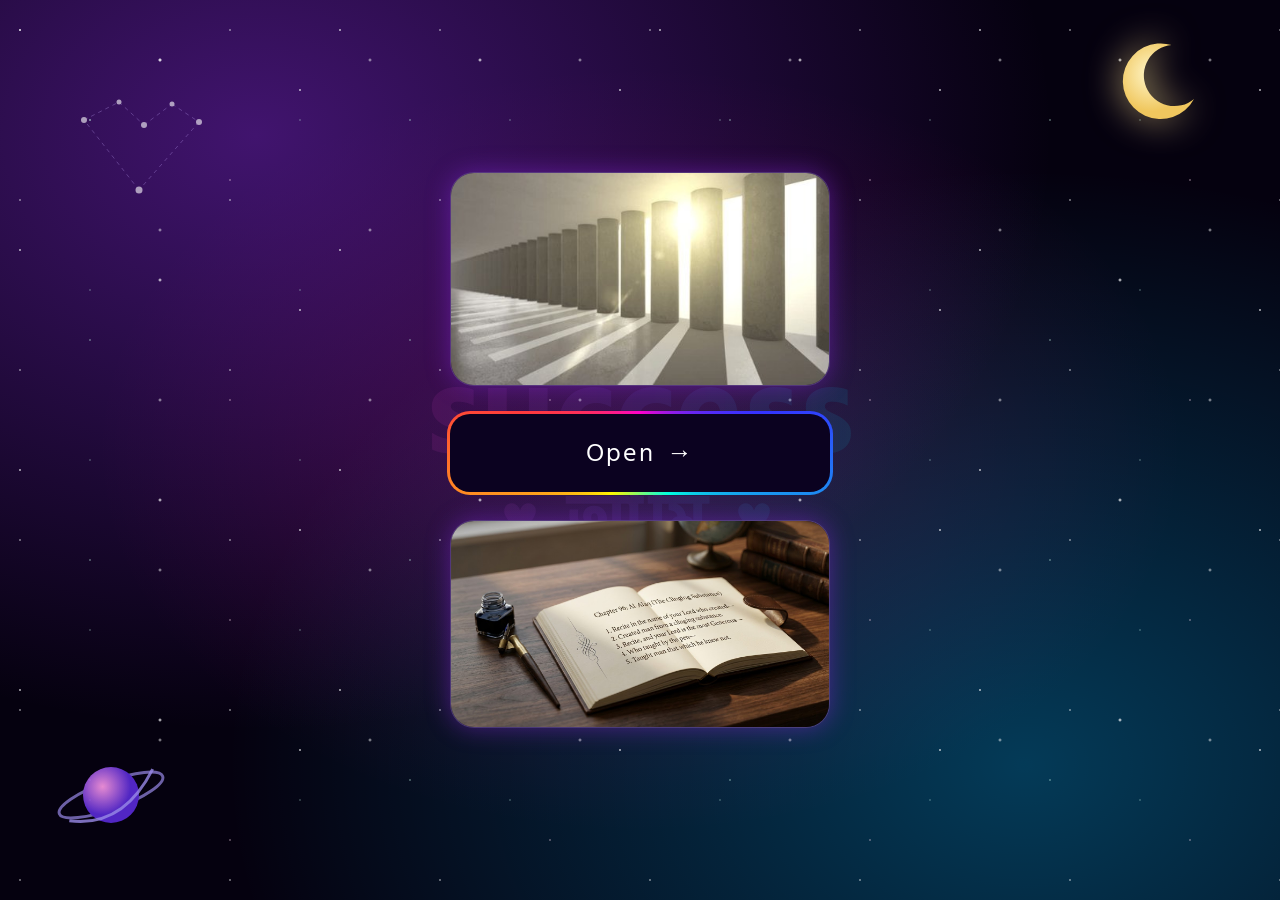
<file: index.html>
<!DOCTYPE html>
<html lang="bn">
<head>
<meta charset="UTF-8">
<meta name="viewport" content="width=device-width, initial-scale=1">
<title>মহাজাগতিক</title>
<link href="https://fonts.googleapis.com/css2?family=Hind+Siliguri:wght@300;500;700&display=swap" rel="stylesheet">
<style>
  @property --angle { syntax: "<angle>"; initial-value: 0deg; inherits: false; }

  * { box-sizing: border-box; margin: 0; padding: 0; }

  body {
    min-height: 100vh;
    display: flex; justify-content: center; align-items: center;
    padding: 20px;
    color: #fff;
    font-family: "Hind Siliguri", sans-serif;
    background:
      radial-gradient(ellipse at 20% 15%, rgba(138,43,226,.45), transparent 55%),
      radial-gradient(ellipse at 80% 85%, rgba(0,191,255,.30), transparent 55%),
      radial-gradient(ellipse at 50% 50%, rgba(255,20,147,.18), transparent 60%),
      #05010f;
    overflow-x: hidden;
  }

  /* ---------- তারা ---------- */
  .stars, .stars::after {
    content: ""; position: fixed; inset: 0;
    background-image:
      radial-gradient(1.5px 1.5px at 20px 30px, #fff, transparent),
      radial-gradient(1px 1px at 90px 120px, #cfe, transparent),
      radial-gradient(2px 2px at 160px 60px, #fff, transparent),
      radial-gradient(1px 1px at 230px 180px, #fde, transparent),
      radial-gradient(1.5px 1.5px at 300px 90px, #fff, transparent);
    background-size: 320px 220px;
    animation: twinkle 4s ease-in-out infinite alternate;
    pointer-events: none; z-index: 0;
  }
  .stars::after { background-size: 210px 170px; animation-delay: 2s; opacity: .7; }
  @keyframes twinkle { from { opacity: .3; } to { opacity: 1; } }

  /* ---------- ব্যাকগ্রাউন্ড আর্ট ---------- */
  .art { position: fixed; inset: 0; pointer-events: none; z-index: 0; overflow: hidden; }

  /* মাঝখানে বড় ঝাপসা লেখা */
  .watermark {
    position: absolute; top: 50%; left: 50%;
    transform: translate(-50%, -50%);
    text-align: center; white-space: nowrap;
    font-weight: 700; font-size: clamp(3rem, 16vw, 8rem);
    line-height: 1.1;
    background: linear-gradient(90deg, #ff4fd8, #7b61ff, #00e5ff);
    -webkit-background-clip: text; background-clip: text;
    color: transparent; opacity: .09;
    animation: breathe 7s ease-in-out infinite;
  }
  .watermark small { display: block; font-size: .5em; letter-spacing: 6px; }
  @keyframes breathe { 50% { opacity: .17; transform: translate(-50%, -50%) scale(1.04); } }

  /* চাঁদ */
  .moon { position: absolute; top: 4%; right: 6%; width: 90px;
    filter: drop-shadow(0 0 18px rgba(255,230,150,.7));
    animation: float 8s ease-in-out infinite; }
  /* গ্রহ */
  .planet { position: absolute; bottom: 5%; left: 4%; width: 120px; opacity: .9;
    animation: float 10s ease-in-out infinite reverse; }
  /* নক্ষত্রমণ্ডল */
  .constellation { position: absolute; top: 10%; left: 5%; width: 150px; opacity: .6; }
  .constellation line { stroke: rgba(200,170,255,.5); stroke-width: 1; stroke-dasharray: 4 4; }
  .constellation circle { fill: #fff; animation: twinkle 2s ease-in-out infinite alternate; }

  @keyframes float { 50% { transform: translateY(-14px); } }

  /* উল্কা */
  .shooting {
    position: absolute; width: 130px; height: 2px;
    background: linear-gradient(90deg, #fff, transparent);
    transform: rotate(-35deg); opacity: 0;
    animation: shoot 6s linear infinite;
  }
  .shooting:nth-child(2) { animation-delay: 3s; }
  @keyframes shoot {
    0%   { opacity: 0; transform: translate(0,0) rotate(-35deg); }
    5%   { opacity: 1; }
    20%  { opacity: 0; transform: translate(-380px, 270px) rotate(-35deg); }
    100% { opacity: 0; }
  }

  /* ভেসে ওঠা লেখা ও প্রতীক (JS দিয়ে তৈরি হবে) */
  .floater {
    position: absolute; bottom: -60px;
    white-space: nowrap; opacity: 0;
    text-shadow: 0 0 12px currentColor;
    animation: rise linear infinite;
  }
  @keyframes rise {
    0%   { transform: translateY(0) rotate(-6deg); opacity: 0; }
    10%  { opacity: .85; }
    90%  { opacity: .6; }
    100% { transform: translateY(-115vh) rotate(8deg); opacity: 0; }
  }

  /* ---------- মূল লেআউট ---------- */
  .container {
    position: relative; z-index: 1;
    width: 100%; max-width: 380px;
    display: flex; flex-direction: column; gap: 28px;
  }
  .card {
    border-radius: 24px; overflow: hidden;
    border: 1px solid rgba(180,140,255,.35);
    box-shadow: 0 0 25px rgba(138,43,226,.45), inset 0 0 20px rgba(255,255,255,.05);
    background: rgba(20,5,40,.5);
    backdrop-filter: blur(6px);
  }
  .card img { display: block; width: 100%; height: auto; }
  .top { animation: float 6s ease-in-out infinite; }

  .open-btn {
    position: relative;
    display: flex; justify-content: center; align-items: center; gap: 12px;
    padding: 18px; font-size: 1.6rem; letter-spacing: 2px;
    text-decoration: none; color: #fff;
    border-radius: 20px; background: #0b0220; z-index: 0;
  }
  .open-btn::before {
    content: ""; position: absolute; inset: -3px; border-radius: 23px;
    background: conic-gradient(from var(--angle),
      #ff00cc, #3333ff, #00ffe0, #fff700, #ff3b3b, #ff00cc);
    z-index: -2;
    animation: spin 3s linear infinite, blink 1.2s ease-in-out infinite;
  }
  .open-btn::after {
    content: ""; position: absolute; inset: 0; border-radius: 20px;
    background: #0b0220; z-index: -1;
  }
  @keyframes spin  { to { --angle: 360deg; } }
  @keyframes blink { 50% { opacity: .35; filter: blur(2px); } }
  .open-btn .arrow { transition: transform .3s; }
  .open-btn:hover .arrow { transform: translateX(8px); }
  .open-btn:active { transform: scale(.97); }
</style>
</head>
<body>
  <div class="stars"></div>

  <!-- ব্যাকগ্রাউন্ড আর্ট -->
  <div class="art" id="art">
    <div class="watermark">success<small>♥ আমি ♥</small></div>

    <!-- চাঁদ -->
    <svg class="moon" viewBox="0 0 100 100">
      <defs>
        <radialGradient id="mg" cx="40%" cy="40%">
          <stop offset="0" stop-color="#fff7cc"/><stop offset="1" stop-color="#f0c75e"/>
        </radialGradient>
      </defs>
      <path d="M65 10 A42 42 0 1 0 90 70 A34 34 0 1 1 65 10 Z" fill="url(#mg)"/>
    </svg>

    <!-- আংটিওয়ালা গ্রহ -->
    <svg class="planet" viewBox="0 0 120 120">
      <defs>
        <radialGradient id="pg" cx="35%" cy="35%">
          <stop offset="0" stop-color="#ff9ae8"/><stop offset="1" stop-color="#5a2bd8"/>
        </radialGradient>
      </defs>
      <ellipse cx="60" cy="60" rx="55" ry="14" fill="none" stroke="#a9f" stroke-width="3" transform="rotate(-20 60 60)" opacity=".7"/>
      <circle cx="60" cy="60" r="28" fill="url(#pg)"/>
      <path d="M12 70 Q60 95 108 50" fill="none" stroke="#a9f" stroke-width="3" opacity=".8" transform="rotate(-20 60 60)"/>
    </svg>

    <!-- নক্ষত্রমণ্ডল (হৃদয়ের মত ছড়ানো) -->
    <svg class="constellation" viewBox="0 0 150 110">
      <line x1="20" y1="30" x2="55" y2="12"/><line x1="55" y1="12" x2="80" y2="35"/>
      <line x1="80" y1="35" x2="108" y2="14"/><line x1="108" y1="14" x2="135" y2="32"/>
      <line x1="135" y1="32" x2="75" y2="100"/><line x1="75" y1="100" x2="20" y2="30"/>
      <circle cx="20" cy="30" r="3"/><circle cx="55" cy="12" r="2.5"/><circle cx="80" cy="35" r="3"/>
      <circle cx="108" cy="14" r="2.5"/><circle cx="135" cy="32" r="3"/><circle cx="75" cy="100" r="3.5"/>
    </svg>

    <div class="shooting" style="top:8%; right:15%"></div>
    <div class="shooting" style="top:30%; right:45%"></div>
  </div>

  <main class="container">
    <div class="card top">
      <img src="p1.jpg" alt="ছবি ১">
    </div>

    <!-- পরে নতুন পেজের লিংক: href="next.html" -->
   <a class="open-btn" href="page2.html">
      <span>Open</span><span class="arrow">→</span>
    </a>

    <div class="card">
      <img src="p2.jpg" alt="ছবি ২">
    </div>
  </main>

<script>
  // ভেসে ওঠা লেখা ও প্রতীক — এখানে নিজের পছন্দের শব্দ যোগ/বদল করতে পারবেন
  const items = [
    "ভালোবাসা", "আমি", "তুমি", "আবেগ", "রহস্য", "অনন্ত",
    "♥", "♡", "✦", "✧", "☾", "∞", "★", "❤", "☄", "ইতি", "স্বপ্ন", "মহাবিশ্ব"
  ];
  const colors = ["#ff6ad5", "#c774e8", "#94d0ff", "#ad8cff", "#8795e8", "#00ffe0", "#ffd1f0"];
  const art = document.getElementById("art");

  for (let i = 0; i < 26; i++) {
    const el = document.createElement("span");
    el.className = "floater";
    el.textContent = items[Math.floor(Math.random() * items.length)];
    el.style.left = Math.random() * 95 + "vw";
    el.style.fontSize = (14 + Math.random() * 26) + "px";
    el.style.color = colors[Math.floor(Math.random() * colors.length)];
    el.style.animationDuration = (12 + Math.random() * 16) + "s";
    el.style.animationDelay = (-Math.random() * 25) + "s";
    art.appendChild(el);
  }
</script>
</body>
</html>
</file>
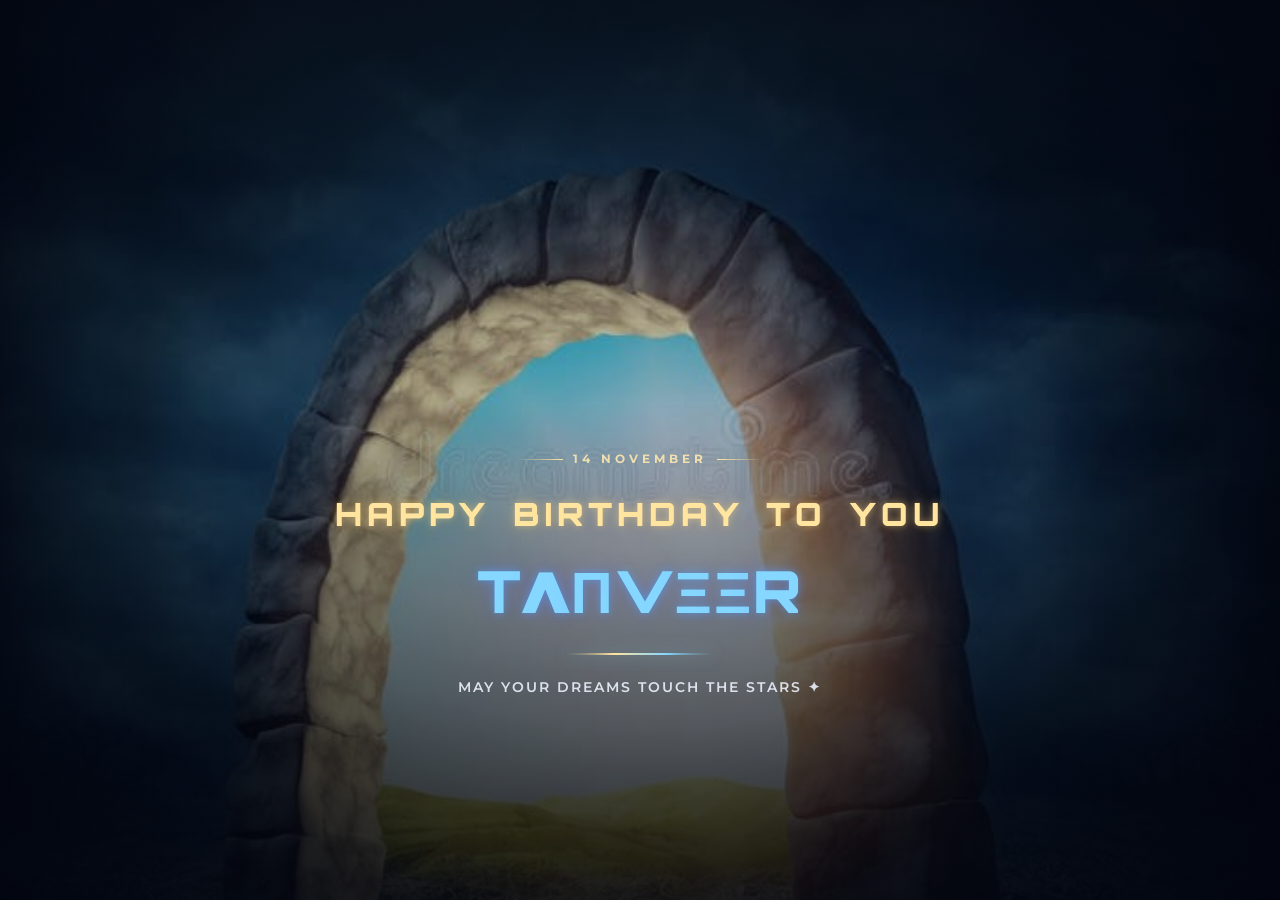
<file: page3.html>
<!DOCTYPE html>
<html lang="en">
<head>
<meta charset="UTF-8">
<meta name="viewport" content="width=device-width, initial-scale=1, viewport-fit=cover">
<meta name="theme-color" content="#02050f">
<title>Happy Birthday, Tanveer!</title>

<link rel="preconnect" href="https://fonts.googleapis.com">
<link rel="preconnect" href="https://fonts.gstatic.com" crossorigin>
<link href="https://fonts.googleapis.com/css2?family=Orbitron:wght@500;700;900&family=Montserrat:wght@400;600;700;800;900&display=swap" rel="stylesheet">

<style>
:root {
  --gold: #ffe5a0;
  --blue: #85d7ff;
  --purple: #b5a1ff;
  --night: #02050f;
}

* {
  margin: 0;
  padding: 0;
  box-sizing: border-box;
}

html,
body {
  width: 100%;
  height: 100%;
  overflow: hidden;
  background: var(--night);
}

body {
  position: relative;
  isolation: isolate;
  color: white;
  -webkit-tap-highlight-color: transparent;
}

/* =====================================
   1. CINEMATIC BACKGROUND
===================================== */

.door {
  position: fixed;
  inset: -2%;
  z-index: -5;
  background:
    linear-gradient(180deg,
      rgba(2,5,15,.42),
      rgba(2,5,15,.05) 45%,
      rgba(2,5,15,.55)),
    url("p5.jpg") center center / cover no-repeat;
  transform: scale(1.18);
  filter: brightness(.15) blur(5px);
  animation: doorReveal 5s cubic-bezier(.2,.7,.2,1) forwards;
}

@keyframes doorReveal {
  0% {
    transform: scale(1.18);
    filter: brightness(.15) blur(5px);
  }
  65% {
    filter: brightness(.8) blur(1px);
  }
  100% {
    transform: scale(1);
    filter: brightness(.9) blur(0);
  }
}

.shade {
  position: fixed;
  inset: 0;
  z-index: -4;
  pointer-events: none;
  background:
    radial-gradient(ellipse at 50% 48%,
      transparent 0%,
      rgba(2,5,15,.12) 45%,
      rgba(2,5,15,.78) 100%),
    linear-gradient(180deg,
      rgba(2,5,15,.25),
      transparent 35%,
      rgba(2,5,15,.48));
}

.ambient {
  position: fixed;
  inset: 0;
  z-index: -3;
  pointer-events: none;
  background:
    radial-gradient(ellipse at 50% 52%,
      rgba(30,105,255,.13),
      transparent 58%);
  animation: ambientPulse 5s ease-in-out infinite alternate;
}

@keyframes ambientPulse {
  from { opacity: .35; }
  to { opacity: 1; }
}

/* =====================================
   2. LIGHT BURST
===================================== */

.flash {
  position: fixed;
  z-index: -1;
  left: 50%;
  top: 54%;
  width: 70vmax;
  height: 70vmax;
  border-radius: 50%;
  pointer-events: none;
  opacity: 0;
  background: radial-gradient(circle,
    rgba(255,255,255,.95) 0%,
    rgba(255,226,158,.7) 9%,
    rgba(255,171,72,.3) 28%,
    rgba(92,114,255,.12) 45%,
    transparent 68%);
  transform: translate(-50%, -50%) scale(.05);
  animation: lightBurst 2s 2.8s ease-out both;
}

@keyframes lightBurst {
  0% {
    opacity: 0;
    transform: translate(-50%,-50%) scale(.05);
  }
  15% { opacity: 1; }
  100% {
    opacity: 0;
    transform: translate(-50%,-50%) scale(1.5);
  }
}

/* =====================================
   3. FLOATING GOLDEN LIGHTS
===================================== */

#particles,
#confetti {
  position: fixed;
  inset: 0;
  overflow: hidden;
  pointer-events: none;
}

#particles { z-index: 0; }
#confetti { z-index: 3; }

.particle {
  position: absolute;
  bottom: -15px;
  border-radius: 50%;
  background: var(--gold);
  box-shadow: 0 0 10px currentColor;
  opacity: 0;
  animation: floatUp linear infinite;
}

@keyframes floatUp {
  0% {
    transform: translate3d(0,0,0) scale(.5);
    opacity: 0;
  }
  12% { opacity: .85; }
  85% { opacity: .55; }
  100% {
    transform: translate3d(var(--drift),-110vh,0) scale(1.3);
    opacity: 0;
  }
}

/* =====================================
   4. MAIN BIRTHDAY MESSAGE
===================================== */

.text {
  position: fixed;
  z-index: 2;
  top: 50%;
  left: 0;
  width: 100%;
  padding: 0 16px;
  text-align: center;
  opacity: 0;
  transform: translateY(45px) scale(.92);
  animation: textEntrance 1.8s 3s cubic-bezier(.16,1,.3,1) forwards;
}

@keyframes textEntrance {
  0% {
    opacity: 0;
    transform: translateY(45px) scale(.92);
    filter: blur(12px);
  }
  70% {
    opacity: 1;
    filter: blur(0);
  }
  100% {
    opacity: 1;
    transform: translateY(0) scale(1);
    filter: blur(0);
  }
}

.eyebrow {
  display: flex;
  align-items: center;
  justify-content: center;
  gap: 10px;
  margin-bottom: 22px;
  color: rgba(255,232,174,.88);
  font: 700 clamp(9px, 2.8vw, 12px)/1.5 Montserrat, sans-serif;
  letter-spacing: clamp(2px, .8vw, 4px);
  text-transform: uppercase;
  opacity: 0;
  animation: eyebrowIn 1s 3.3s ease forwards;
}

.eyebrow::before,
.eyebrow::after {
  content: "";
  display: block;
  width: clamp(18px, 7vw, 45px);
  height: 1px;
  background: linear-gradient(90deg, transparent, var(--gold));
}

.eyebrow::after {
  transform: rotate(180deg);
}

@keyframes eyebrowIn {
  from { opacity: 0; letter-spacing: 8px; }
  to { opacity: 1; letter-spacing: clamp(2px, .8vw, 4px); }
}

.line {
  font-family: Orbitron, Montserrat, sans-serif;
  text-transform: uppercase;
  font-weight: 900;
  overflow-wrap: anywhere;
}

.l1 {
  margin-bottom: 14px;
  font-size: clamp(17px, 5.3vw, 32px);
  line-height: 1.5;
  letter-spacing: clamp(1px, .7vw, 5px);
}

.l2 {
  font-size: clamp(26px, 8.5vw, 58px);
  line-height: 1.35;
  letter-spacing: clamp(0px, .25vw, 2px);
  overflow-wrap: normal;
}

.word {
  display: inline-block;
  white-space: nowrap;
  margin: 0 .12em;
}

.char {
  display: inline-block;
  opacity: 0;
  transform: translateY(20px) rotateX(70deg);
  animation: characterReveal .75s cubic-bezier(.2,.8,.2,1) forwards;
}

.l1 .char {
  color: var(--gold);
  text-shadow:
    0 0 7px rgba(255,215,125,.45),
    0 0 20px rgba(255,175,60,.2);
}

.l2 .char {
  color: var(--blue);
  text-shadow:
    0 0 8px rgba(75,160,255,.65),
    0 0 24px rgba(100,80,255,.28);
  animation:
    characterReveal .75s cubic-bezier(.2,.8,.2,1) forwards,
    cosmicGlow 4s 5s ease-in-out infinite alternate;
}

@keyframes characterReveal {
  to {
    opacity: 1;
    transform: translateY(0) rotateX(0);
  }
}

@keyframes cosmicGlow {
  0% {
    color: #85d7ff;
    text-shadow: 0 0 8px #398bff88;
  }
  50% {
    color: #c6b2ff;
    text-shadow:
      0 0 10px #9270ffbb,
      0 0 26px #604cff66;
  }
  100% {
    color: #a3f5ff;
    text-shadow:
      0 0 12px #42cfffcc,
      0 0 28px #398bff66;
  }
}

/* Decorative glowing line */

.divider {
  width: min(150px, 38vw);
  height: 2px;
  margin: 23px auto 20px;
  border-radius: 100%;
  background: linear-gradient(90deg,
    transparent, #ffe4a0, #86d6ff, transparent);
  box-shadow: 0 0 15px rgba(133,215,255,.55);
  transform: scaleX(0);
  transform-origin: center;
  animation: lineGrow 1.2s 4.7s ease forwards;
}

@keyframes lineGrow {
  to { transform: scaleX(1); }
}

.subtitle {
  color: rgba(239,244,255,.88);
  font: 600 clamp(10px, 3vw, 14px)/1.8 Montserrat, sans-serif;
  letter-spacing: clamp(1px, .5vw, 2px);
  text-transform: uppercase;
  opacity: 0;
  transform: translateY(10px);
  animation: subtitleIn 1s 4.9s ease forwards;
}

@keyframes subtitleIn {
  to {
    opacity: 1;
    transform: translateY(0);
  }
}

/* =====================================
   5. CONFETTI
===================================== */

.confetti-piece {
  position: absolute;
  top: -20px;
  width: var(--w);
  height: var(--h);
  background: var(--color);
  border-radius: 2px;
  opacity: .95;
  animation: confettiFall var(--duration) linear forwards;
}

@keyframes confettiFall {
  0% {
    transform: translate3d(0,-5vh,0) rotate(0deg);
    opacity: 1;
  }
  100% {
    transform: translate3d(var(--sway),110vh,0) rotate(var(--spin));
    opacity: .12;
  }
}

/* =====================================
   6. TRANSITION TO NEXT PAGE
===================================== */

body.leave {
  pointer-events: none;
  animation: pageExit 1.2s ease-in forwards;
}

@keyframes pageExit {
  0% {
    opacity: 1;
    filter: brightness(1);
  }
  45% {
    filter: brightness(1.8);
  }
  100% {
    opacity: 0;
    filter: brightness(2.5);
  }
}

/* Small screens */

@media (max-width: 360px) {
  .text { padding: 0 10px; }
  .l1 { letter-spacing: 1px; }
  .l2 { font-size: clamp(23px, 7.7vw, 30px); }
  .eyebrow { margin-bottom: 16px; }
  .divider { margin: 17px auto; }
}

/* Respect reduced-motion preferences */

@media (prefers-reduced-motion: reduce) {
  .ambient { animation: none; }
  .particle { animation-duration: 18s; }
}
</style>
</head>

<body>
  <div class="door"></div>
  <div class="shade"></div>
  <div class="ambient"></div>
  <div class="flash"></div>

  <div id="particles" aria-hidden="true"></div>
  <div id="confetti" aria-hidden="true"></div>

  <main class="text">
    <div class="eyebrow">14 NOVEMBER</div>

    <div class="line l1" id="l1">HAPPY BIRTHDAY TO YOU</div>
    <div class="line l2" id="l2">TΛΠVΞΞR</div>

    <div class="divider"></div>
    <p class="subtitle">May Your Dreams Touch The Stars ✦</p>
  </main>

<script>
/* =====================================
   1. REVEAL EACH LETTER
===================================== */

let charIndex = 0;

for (const id of ["l1", "l2"]) {
  const box = document.getElementById(id);
  const words = box.textContent.trim().split(/\s+/);
  box.textContent = "";

  words.forEach((word, wordIndex) => {
    const wordSpan = document.createElement("span");
    wordSpan.className = "word";

    for (const ch of word) {
      const span = document.createElement("span");
      span.className = "char";
      span.textContent = ch;
      span.style.animationDelay = `${3.4 + charIndex * 0.045}s`;
      wordSpan.appendChild(span);
      charIndex++;
    }

    box.appendChild(wordSpan);

    if (wordIndex < words.length - 1) {
      box.appendChild(document.createTextNode(" "));
    }
  });
}

/* =====================================
   2. FLOATING AMBIENT PARTICLES
===================================== */

const particleBox = document.getElementById("particles");
const particleColors = [
  "#ffe5a0", "#85d7ff", "#b5a1ff", "#ffffff"
];

for (let i = 0; i < 42; i++) {
  const p = document.createElement("span");
  p.className = "particle";

  const size = 2 + Math.random() * 3.5;
  p.style.left = `${Math.random() * 100}%`;
  p.style.width = `${size}px`;
  p.style.height = `${size}px`;
  p.style.color = particleColors[
    Math.floor(Math.random() * particleColors.length)
  ];
  p.style.background = p.style.color;
  p.style.setProperty("--drift", `${Math.random() * 100 - 50}px`);
  p.style.animationDuration = `${7 + Math.random() * 12}s`;
  p.style.animationDelay = `${Math.random() * 8}s`;

  particleBox.appendChild(p);
}

/* =====================================
   3. GOLDEN CONFETTI BURST
===================================== */

const confettiBox = document.getElementById("confetti");

function launchConfetti(count = 100) {
  const colors = [
    "#ffe5a0", "#ffd166", "#85d7ff",
    "#b5a1ff", "#ff8fba", "#ffffff"
  ];

  for (let i = 0; i < count; i++) {
    const piece = document.createElement("span");
    piece.className = "confetti-piece";

    const color = colors[Math.floor(Math.random() * colors.length)];
    const duration = 2.2 + Math.random() * 2.5;

    piece.style.left = `${Math.random() * 100}%`;
    piece.style.setProperty("--color", color);
    piece.style.setProperty("--w", `${4 + Math.random() * 5}px`);
    piece.style.setProperty("--h", `${7 + Math.random() * 8}px`);
    piece.style.setProperty("--duration", `${duration}s`);
    piece.style.setProperty("--sway", `${Math.random() * 220 - 110}px`);
    piece.style.setProperty("--spin", `${Math.random() * 1000 - 500}deg`);
    piece.style.animationDelay = `${Math.random() * .7}s`;

    confettiBox.appendChild(piece);

    piece.addEventListener("animationend", () => piece.remove(), {
      once: true
    });
  }
}

/* First celebration, followed by a gentle second burst */
setTimeout(() => launchConfetti(100), 3000);
setTimeout(() => launchConfetti(45), 6500);

/* =====================================
   4. AUTOMATIC NEXT PAGE
   Keep the existing page4.html connection
===================================== */

setTimeout(() => {
  document.body.classList.add("leave");

  setTimeout(() => {
    window.location.href = "page4.html";
  }, 1200);

}, 14000);
</script>
</body>
</html>
</file>
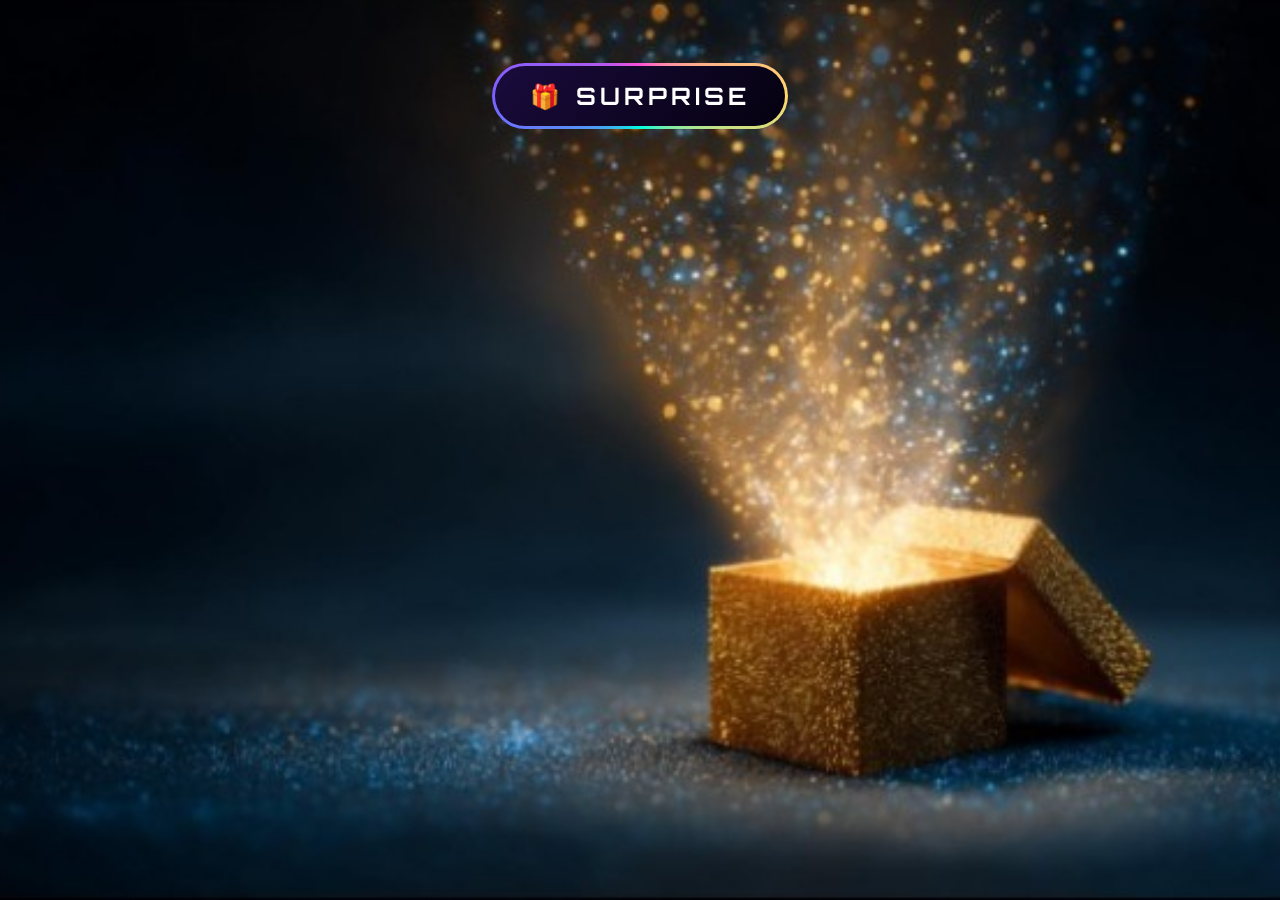
<file: page4.html>
<!DOCTYPE html>
<html lang="bn">
<head>
<meta charset="UTF-8">
<meta name="viewport" content="width=device-width, initial-scale=1">
<title>Surprise</title>
<link href="https://fonts.googleapis.com/css2?family=Orbitron:wght@700&display=swap" rel="stylesheet">
<style>
  @property --a{syntax:"<angle>";initial-value:0deg;inherits:false}
  *{margin:0;padding:0;box-sizing:border-box}
  html,body{height:100%;overflow:hidden;background:#02050f}
  .bg{position:fixed;inset:0;background:url(p6.jpg) center/cover no-repeat;
    animation:zoom 12s ease-in-out infinite alternate}
  @keyframes zoom{to{transform:scale(1.08)}}

  .top{position:fixed;top:7vh;left:0;right:0;display:flex;justify-content:center}

  .surprise{position:relative;display:inline-flex;align-items:center;gap:12px;
    padding:18px 38px;border:0;cursor:pointer;color:#fff;
    font:700 1.5rem Orbitron,sans-serif;letter-spacing:4px;text-transform:uppercase;
    border-radius:50px;background:#12082a;z-index:0;overflow:hidden;
    animation:pulse 2s ease-in-out infinite}
  .surprise::before{content:"";position:absolute;inset:-3px;border-radius:53px;z-index:-2;
    background:conic-gradient(from var(--a),#ff4fd8,#ffd86b,#00ffe0,#7b61ff,#ff4fd8);
    animation:spin 3s linear infinite}
  .surprise::after{content:"";position:absolute;inset:3px;border-radius:47px;z-index:-1;
    background:linear-gradient(135deg,#1a0b3d,#05010f)}
  .surprise span.shine{position:absolute;top:0;left:-60%;width:40%;height:100%;
    background:linear-gradient(100deg,transparent,rgba(255,255,255,.45),transparent);
    transform:skewX(-20deg);animation:sweep 2.6s ease-in-out infinite}
  @keyframes spin{to{--a:360deg}}
  @keyframes sweep{to{left:130%}}
  @keyframes pulse{50%{transform:scale(1.06);box-shadow:0 0 38px rgba(255,216,107,.7)}}
  .surprise:active{transform:scale(.95)}
  .gift{display:inline-block;animation:wob 1.4s ease-in-out infinite}
  @keyframes wob{25%{transform:rotate(-14deg)}75%{transform:rotate(14deg)}}
</style>
</head>
<body>
  <div class="bg"></div>
  <div class="top">
    <button class="surprise" onclick="location.href='page5.html'">
      <span class="shine"></span><span class="gift">🎁</span> Surprise
    </button>
  </div>
</body>
</html>
</file>
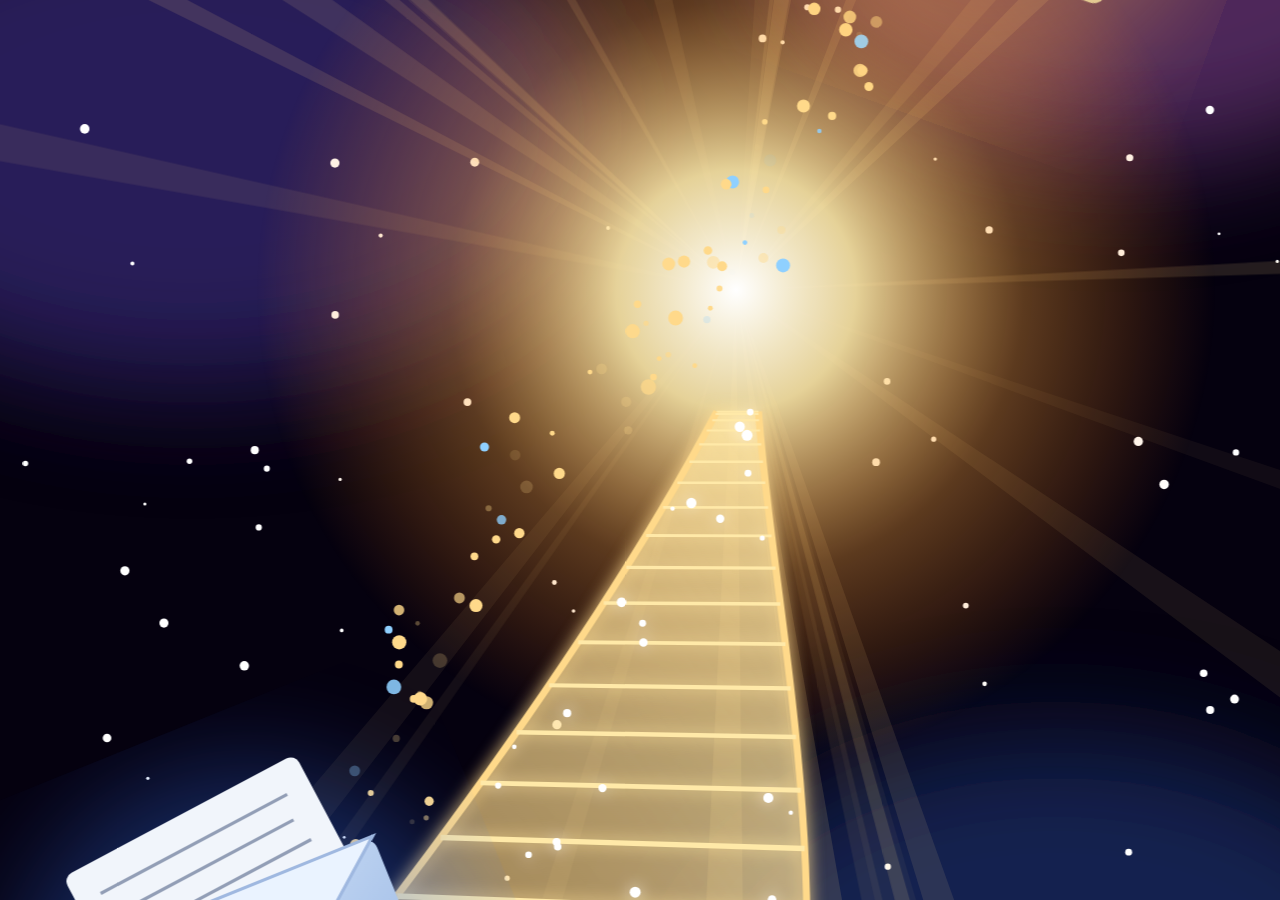
<file: page5.html>
<!DOCTYPE html>
<html lang="bn">
<head>
<meta charset="UTF-8">
<meta name="viewport" content="width=device-width, initial-scale=1, viewport-fit=cover">
<meta name="theme-color" content="#04010c">
<title>A Letter From My Heart</title>

<link href="https://fonts.googleapis.com/css2?family=Hind+Siliguri:wght@400;500;600;700&display=swap" rel="stylesheet">

<style>
* {
  margin: 0;
  padding: 0;
  box-sizing: border-box;
}

html, body {
  width: 100%;
  height: 100%;
  overflow: hidden;
  background: #04010c;
  font-family: "Hind Siliguri", sans-serif;
}

body {
  min-height: 100vh;
  min-height: 100dvh;
}

/* =========================
   COSMIC BACKGROUND
========================= */

#scene {
  position: fixed;
  inset: 0;
  width: 100%;
  height: 100%;
  z-index: 0;
  animation: fadein 2.5s ease both;
  transition: opacity 1.5s, filter 1.5s, transform 2s;
}

@keyframes fadein {
  from { opacity: 0; }
  to { opacity: 1; }
}

body.stage2 #scene {
  opacity: .38;
  filter: blur(3px) brightness(.75);
  transform: scale(1.06);
}

.float {
  animation: fl 5s ease-in-out infinite;
}

.float.b {
  animation-duration: 6.5s;
  animation-delay: -2s;
}

@keyframes fl {
  50% { transform: translateY(-10px); }
}

.pulse {
  transform-origin: 230px 300px;
  animation: pl 3s ease-in-out infinite;
}

@keyframes pl {
  50% { transform: scale(1.15); opacity: .8; }
}

#rays {
  transform-origin: 230px 300px;
  animation: rot 70s linear infinite;
}

@keyframes rot {
  to { transform: rotate(360deg); }
}

.tw {
  animation: tw 2.5s ease-in-out infinite alternate;
}

@keyframes tw {
  from { opacity: .2; }
  to { opacity: 1; }
}

/* =========================
   LETTER PRESENTATION
========================= */

.letter {
  position: fixed;
  z-index: 10;
  left: 50%;
  top: 50%;

  width: min(86vw, 48vh, 390px);
  aspect-ratio: 2 / 3;

  transform: translate(-50%, -45%) scale(.82);
  opacity: 0;
  visibility: hidden;
  pointer-events: none;

  transition:
    opacity 1.2s ease,
    transform 1.2s cubic-bezier(.2,.8,.2,1),
    visibility 0s linear 1.2s;
}

body.stage2 .letter {
  opacity: 1;
  visibility: visible;
  pointer-events: auto;

  transform: translate(-50%, -50%) scale(1);

  transition:
    opacity 1.2s ease,
    transform 1.2s cubic-bezier(.2,.8,.2,1),
    visibility 0s;
}

/* =========================
   ENVELOPE
========================= */

.env {
  position: absolute;
  inset: 18% 0 18%;
  overflow: visible;

  border: 1px solid rgba(218, 187, 121, .8);
  border-radius: 14px;

  background:
    radial-gradient(
      circle at 50% 40%,
      rgba(255,255,255,.95),
      transparent 45%
    ),
    linear-gradient(
      140deg,
      #d9e9ff,
      #92b4e6 55%,
      #526fa8
    );

  box-shadow:
    0 0 22px rgba(100,157,255,.3),
    0 0 55px rgba(120,150,255,.24),
    inset 0 0 25px rgba(255,255,255,.4);

  cursor: pointer;
  -webkit-tap-highlight-color: transparent;

  transition:
    opacity .5s ease,
    transform .6s ease,
    visibility 0s;
}

.env::before {
  content: "";
  position: absolute;
  inset: 7px;
  border: 1px solid rgba(255,255,255,.45);
  border-radius: 9px;
  pointer-events: none;
}

.env:hover {
  box-shadow:
    0 0 30px rgba(100,157,255,.45),
    0 0 65px rgba(120,150,255,.3);
}

.flap {
  position: absolute;
  inset: 0 0 auto;
  height: 56%;
  z-index: 2;

  background: linear-gradient(
    145deg,
    #f7fbff,
    #b9cff0 75%,
    #90aee0
  );

  clip-path: polygon(0 0, 100% 0, 50% 100%);
  transform-origin: top center;

  transition:
    transform .9s cubic-bezier(.2,.8,.2,1);
}

.seal {
  position: absolute;
  z-index: 3;
  left: 50%;
  top: 52%;

  width: 60px;
  height: 60px;
  transform: translate(-50%, -50%);

  border-radius: 50%;
  display: flex;
  align-items: center;
  justify-content: center;

  font-size: 27px;
  color: #6d4510;

  background: radial-gradient(
    circle at 35% 30%,
    #fff1b4,
    #e6b64f 55%,
    #94601b
  );

  border: 1px solid #ffe7a0;

  box-shadow:
    0 0 16px rgba(255,207,104,.75),
    0 0 35px rgba(255,185,65,.35);

  animation: sealp 1.8s ease-in-out infinite;
  transition: opacity .4s, transform .5s;
}

@keyframes sealp {
  50% {
    box-shadow:
      0 0 24px rgba(255,207,104,.95),
      0 0 42px rgba(255,185,65,.45);
  }
}

.tap {
  position: absolute;
  left: 0;
  right: 0;
  bottom: -53px;

  text-align: center;
  color: #ffe7ae;

  font-size: 16px;
  font-weight: 500;
  letter-spacing: 1px;

  text-shadow: 0 0 12px rgba(255,201,100,.6);
  animation: tw 1.5s ease-in-out infinite alternate;
}

/* =========================
   LETTER IMAGE
========================= */

.paper {
  position: absolute;
  inset: 0;

  width: 100%;
  height: 100%;

  display: block;
  object-fit: contain;
  object-position: center;

  border-radius: 14px;
  border: 1px solid rgba(222,190,119,.75);

  background: #080e20;

  box-shadow:
    0 0 25px rgba(110,155,255,.22),
    0 0 55px rgba(255,194,91,.22);

  opacity: 0;
  visibility: hidden;
  pointer-events: none;

  transform: scale(.88) translateY(12px);
  clip-path: inset(48% 0 48% 0 round 14px);

  transition:
    opacity .65s ease,
    transform 1.1s cubic-bezier(.2,.8,.2,1),
    clip-path 1.1s cubic-bezier(.2,.8,.2,1),
    visibility 0s linear 1.1s;
}

/* =========================
   OPENING ANIMATION
========================= */

.letter.open .flap {
  transform: rotateX(180deg);
}

.letter.open .seal {
  opacity: 0;
  transform: translate(-50%, -50%) scale(.4);
  pointer-events: none;
}

.letter.open .tap {
  opacity: 0;
  pointer-events: none;
}

.letter.open .env {
  opacity: 0;
  visibility: hidden;
  pointer-events: none;
  transform: scale(.94);

  transition:
    opacity .45s ease .55s,
    transform .45s ease .55s,
    visibility 0s linear 1s;
}

.letter.open .paper {
  opacity: 1;
  visibility: visible;
  pointer-events: auto;

  transform: scale(1) translateY(0);
  clip-path: inset(0 round 14px);

  transition:
    opacity .65s ease .35s,
    transform 1.1s cubic-bezier(.2,.8,.2,1) .25s,
    clip-path 1.1s cubic-bezier(.2,.8,.2,1) .25s,
    visibility 0s;
}

/* =========================
   FALLBACK IF p7.png IS MISSING
========================= */

.paper-fallback {
  position: absolute;
  inset: 0;

  display: none;
  flex-direction: column;
  justify-content: center;
  align-items: center;
  gap: 14px;

  padding: 24px;
  text-align: center;
  color: #f2e6cc;

  border: 1px solid #c9a75e;
  border-radius: 14px;

  background:
    radial-gradient(ellipse at top, #18294c, transparent 65%),
    linear-gradient(150deg, #0d1630, #050713);
}

.paper-fallback strong {
  font-size: 25px;
  color: #d8b46a;
}

.paper-fallback p {
  font-size: 15px;
  line-height: 1.8;
}

.paper-fallback small {
  color: #aebbd7;
  line-height: 1.7;
}

.letter.image-error .paper-fallback {
  display: flex;
}

.letter.image-error .paper {
  display: none;
}

/* Accessibility */
@media (prefers-reduced-motion: reduce) {
  .float, .tw, .pulse, #rays, .seal {
    animation-duration: 10s;
  }
}
</style>
</head>

<body>

<!-- =========================
     COSMIC SCENE
========================= -->

<svg id="scene" viewBox="0 0 400 700"
     preserveAspectRatio="xMidYMid slice"
     aria-hidden="true">

  <defs>
    <filter id="blur">
      <feGaussianBlur stdDeviation="18"/>
    </filter>

    <filter id="glow" x="-50%" y="-50%" width="200%" height="200%">
      <feGaussianBlur stdDeviation="2.5" result="b"/>
      <feMerge>
        <feMergeNode in="b"/>
        <feMergeNode in="SourceGraphic"/>
      </feMerge>
    </filter>

    <radialGradient id="sun">
      <stop offset="0" stop-color="#fff"/>
      <stop offset=".25" stop-color="#ffe9a8" stop-opacity=".9"/>
      <stop offset=".6" stop-color="#ffa63d" stop-opacity=".35"/>
      <stop offset="1" stop-color="#ff7a00" stop-opacity="0"/>
    </radialGradient>

    <linearGradient id="ribbon" x1="0" y1="1" x2="1" y2="0">
      <stop offset="0" stop-color="#ffb84d" stop-opacity=".15"/>
      <stop offset="1" stop-color="#ffe9a8" stop-opacity=".55"/>
    </linearGradient>

    <linearGradient id="paperBlue" x1="0" y1="0" x2="1" y2="1">
      <stop offset="0" stop-color="#e3efff"/>
      <stop offset="1" stop-color="#8fb0e0"/>
    </linearGradient>

    <linearGradient id="paperWarm" x1="0" y1="0" x2="1" y2="1">
      <stop offset="0" stop-color="#fff6df"/>
      <stop offset="1" stop-color="#e2c98f"/>
    </linearGradient>

    <radialGradient id="seal">
      <stop offset="0" stop-color="#ffe08a"/>
      <stop offset="1" stop-color="#a8741a"/>
    </radialGradient>
  </defs>

  <rect width="400" height="700" fill="#05010f"/>

  <g filter="url(#blur)">
    <ellipse cx="60" cy="250" rx="130" ry="80"
             fill="#3a2a7a" opacity=".7"/>
    <ellipse cx="350" cy="190" rx="110" ry="70"
             fill="#8a4a9a" opacity=".55"/>
    <ellipse cx="330" cy="520" rx="120" ry="80"
             fill="#1d3a7a" opacity=".6"/>
    <ellipse cx="60" cy="600" rx="110" ry="70"
             fill="#4a2a6a" opacity=".5"/>
  </g>

  <g id="stars"></g>
  <g id="rays"></g>

  <circle class="pulse" cx="230" cy="300" r="150"
          fill="url(#sun)"/>

  <g id="stairs" filter="url(#glow)"></g>

  <path id="trail"
        d="M125,470 C120,330 225,365 275,190"
        fill="none" stroke="none"/>

  <g id="sparks"></g>

  <!-- Left floating envelope -->
  <g transform="translate(78,525) rotate(-22)">
    <g class="float">
      <circle r="75" fill="#3a7bff" opacity=".35" filter="url(#blur)"/>

      <g transform="rotate(-6)">
        <rect x="-32" y="-64" width="82" height="58"
              rx="3" fill="#f1f5fb"/>

        <g stroke="#6b7a99" stroke-width="1" opacity=".7">
          <line x1="-24" y1="-54" x2="42" y2="-54"/>
          <line x1="-24" y1="-46" x2="40" y2="-46"/>
          <line x1="-24" y1="-38" x2="42" y2="-38"/>
          <line x1="-24" y1="-30" x2="36" y2="-30"/>
          <line x1="-24" y1="-22" x2="40" y2="-22"/>
        </g>
      </g>

      <rect x="-56" y="-36" width="112" height="74"
            rx="4" fill="url(#paperBlue)"/>

      <polygon points="-56,-36 0,10 56,-36"
               fill="#eaf3ff" stroke="#9fb8e0"/>

      <circle cy="8" r="12" fill="url(#seal)"/>
      <circle cy="8" r="7" fill="none"
              stroke="#7a5210" stroke-width="1.2"/>
    </g>
  </g>

  <!-- Right floating envelope -->
  <g transform="translate(310,165) rotate(20)">
    <g class="float b">
      <circle r="70" fill="#ffb347" opacity=".35" filter="url(#blur)"/>

      <rect x="-48" y="-32" width="96" height="64"
            rx="4" fill="url(#paperWarm)"/>

      <polygon points="-48,-32 0,6 48,-32"
               fill="#fffaf0" stroke="#d8bd80"/>

      <circle cy="4" r="10" fill="url(#seal)"/>
      <circle cy="4" r="6" fill="none"
              stroke="#7a5210" stroke-width="1.1"/>
    </g>
  </g>
</svg>

<!-- =========================
     LETTER ENVELOPE
========================= -->

<div class="letter" id="letter">

  <div class="env"
       id="env"
       role="button"
       tabindex="0"
       aria-label="চিঠি খোলো">

    <div class="flap"></div>
    <div class="seal">♥</div>

    <p class="tap">✦ Tap here ✦</p>
  </div>

  <!-- Keep p7.png in the same folder as this HTML -->
  <img
    class="paper"
    id="paper"
    src="p7.png"
    alt="Happy Birthday 🎈"
  >

  <!-- Shows if p7.png cannot be loaded -->
  <div class="paper-fallback" id="paperFallback">
    <strong> massage </strong>
    <p>massage অপেক্ষা করছে।</p>
    <small>
      p7.png ফাইলটি এই HTML 
    </small>
  </div>

</div>

<script>
"use strict";

const NS = "http://www.w3.org/2000/svg";

const el = (name, attrs = {}, parent) => {
  const node = document.createElementNS(NS, name);

  for (const key in attrs) {
    node.setAttribute(key, attrs[key]);
  }

  if (parent) parent.appendChild(node);
  return node;
};

const R = (a, b) => a + Math.random() * (b - a);

/* =========================
   STARS
========================= */

const starGroup = document.getElementById("stars");

for (let i = 0; i < 140; i++) {
  const star = el("circle", {
    cx: R(0, 400),
    cy: R(0, 700),
    r: R(.4, 1.5),
    fill: "#fff"
  }, starGroup);

  star.setAttribute("class", "tw");
  star.style.animationDelay = R(-3, 0) + "s";
  star.style.animationDuration = R(1.5, 4) + "s";
}

/* =========================
   GOLDEN RAYS
========================= */

const rayGroup = document.getElementById("rays");

for (let i = 0; i < 26; i++) {
  const angle = R(0, Math.PI * 2);
  const width = R(.01, .035);
  const radius = 700;

  el("polygon", {
    points: `230,300
      ${230 + Math.cos(angle - width) * radius},
      ${300 + Math.sin(angle - width) * radius}
      ${230 + Math.cos(angle + width) * radius},
      ${300 + Math.sin(angle + width) * radius}`,
    fill: "#ffd98a",
    opacity: R(.05, .14)
  }, rayGroup);
}

/* =========================
   GOLDEN LIGHT STAIRS
========================= */

const bez = (p, t) => {
  const u = 1 - t;

  return [
    u*u*u*p[0][0] + 3*u*u*t*p[1][0] +
    3*u*t*t*p[2][0] + t*t*t*p[3][0],

    u*u*u*p[0][1] + 3*u*u*t*p[1][1] +
    3*u*t*t*p[2][1] + t*t*t*p[3][1]
  ];
};

const L = [[-30,680],[70,560],[170,440],[224,338]];
const RR = [[190,730],[285,560],[245,440],[237,338]];

const stairs = document.getElementById("stairs");
const polygon = [];

for (let i = 0; i <= 40; i++) {
  polygon.push(bez(L, i / 40));
}

for (let i = 40; i >= 0; i--) {
  polygon.push(bez(RR, i / 40));
}

el("polygon", {
  points: polygon.map(p => p.join(",")).join(" "),
  fill: "url(#ribbon)"
}, stairs);

for (const curve of [L, RR]) {
  let d = "M" + bez(curve, 0).join(",");

  for (let i = 1; i <= 40; i++) {
    d += " L" + bez(curve, i / 40).join(",");
  }

  el("path", {
    d,
    fill: "none",
    stroke: "#ffd98a",
    "stroke-width": 2.2
  }, stairs);
}

for (let i = 0; i <= 24; i++) {
  const t = 1 - Math.pow(1 - i / 24, 1.9);
  const a = bez(L, t);
  const b = bez(RR, t);

  el("line", {
    x1: a[0],
    y1: a[1],
    x2: b[0],
    y2: b[1],
    stroke: "#ffe9a8",
    "stroke-width": .6 + 2.6 * (1 - t)
  }, stairs);
}

for (let i = 0; i < 40; i++) {
  const t = R(.05, 1);
  const a = bez(L, t);
  const b = bez(RR, t);
  const k = Math.random();

  const star = el("circle", {
    cx: a[0] + (b[0] - a[0]) * k,
    cy: a[1] + (b[1] - a[1]) * k,
    r: R(.6, 1.8),
    fill: "#fff"
  }, stairs);

  star.setAttribute("class", "tw");
  star.style.animationDelay = R(-3, 0) + "s";
}

/* =========================
   GOLDEN TRAIL PARTICLES
========================= */

const sparks = document.getElementById("sparks");

for (let i = 0; i < 80; i++) {
  const duration = R(3, 6);

  const group = el("g", {
    transform: `translate(${R(-14,14)},${R(-14,14)})`
  }, sparks);

  const circle = el("circle", {
    r: R(.7, 2.4),
    fill: Math.random() < .2 ? "#8fd0ff" : "#ffd98a"
  }, group);

  const motion = el("animateMotion", {
    dur: duration + "s",
    begin: -R(0, duration) + "s",
    repeatCount: "indefinite"
  }, circle);

  el("mpath", { href: "#trail" }, motion);

  el("animate", {
    attributeName: "opacity",
    values: "0;1;1;0",
    keyTimes: "0;.2;.7;1",
    dur: duration + "s",
    begin: -R(0, duration) + "s",
    repeatCount: "indefinite"
  }, circle);
}

/* =========================
   LETTER IMAGE CHECK
========================= */

const letter = document.getElementById("letter");
const envelope = document.getElementById("env");
const paper = document.getElementById("paper");

function checkPaperImage() {
  if (paper.naturalWidth > 0) {
    letter.classList.remove("image-error");
  } else {
    letter.classList.add("image-error");
  }
}

paper.addEventListener("load", checkPaperImage);

paper.addEventListener("error", () => {
  letter.classList.add("image-error");
});

/* Handle images that loaded before the listener */
if (paper.complete) {
  checkPaperImage();
}

/* =========================
   SHOW THE ENVELOPE
   Change 5000 to adjust timing
========================= */

setTimeout(() => {
  document.body.classList.add("stage2");
}, 5000);

/* =========================
   OPEN THE LETTER
========================= */

function openLetter() {
  if (!document.body.classList.contains("stage2")) return;
  if (letter.classList.contains("open")) return;

  letter.classList.add("open");
  envelope.setAttribute("aria-label", "চিঠি খোলা হয়েছে");

  checkPaperImage();
}

envelope.addEventListener("click", openLetter);

envelope.addEventListener("keydown", event => {
  if (event.key === "Enter" || event.key === " ") {
    event.preventDefault();
    openLetter();
  }
});
</script>

</body>
</html>
</file>
